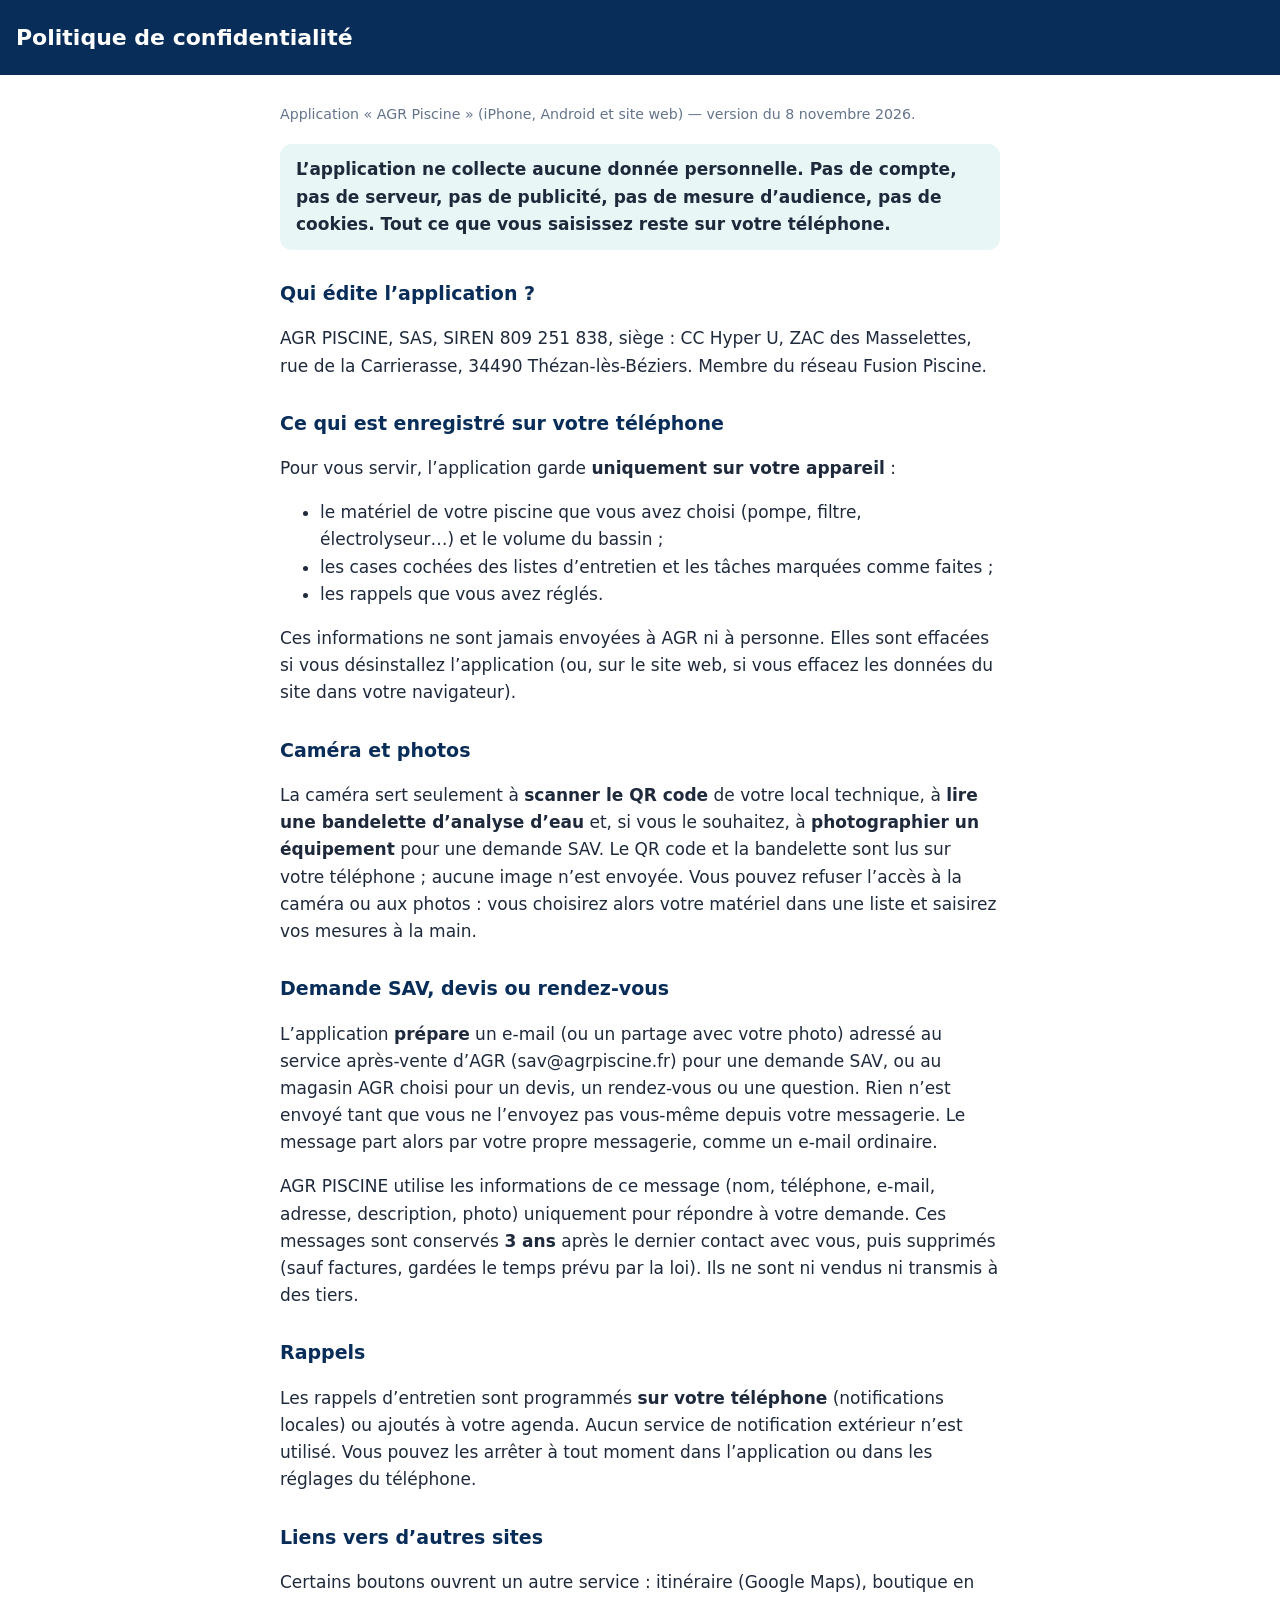
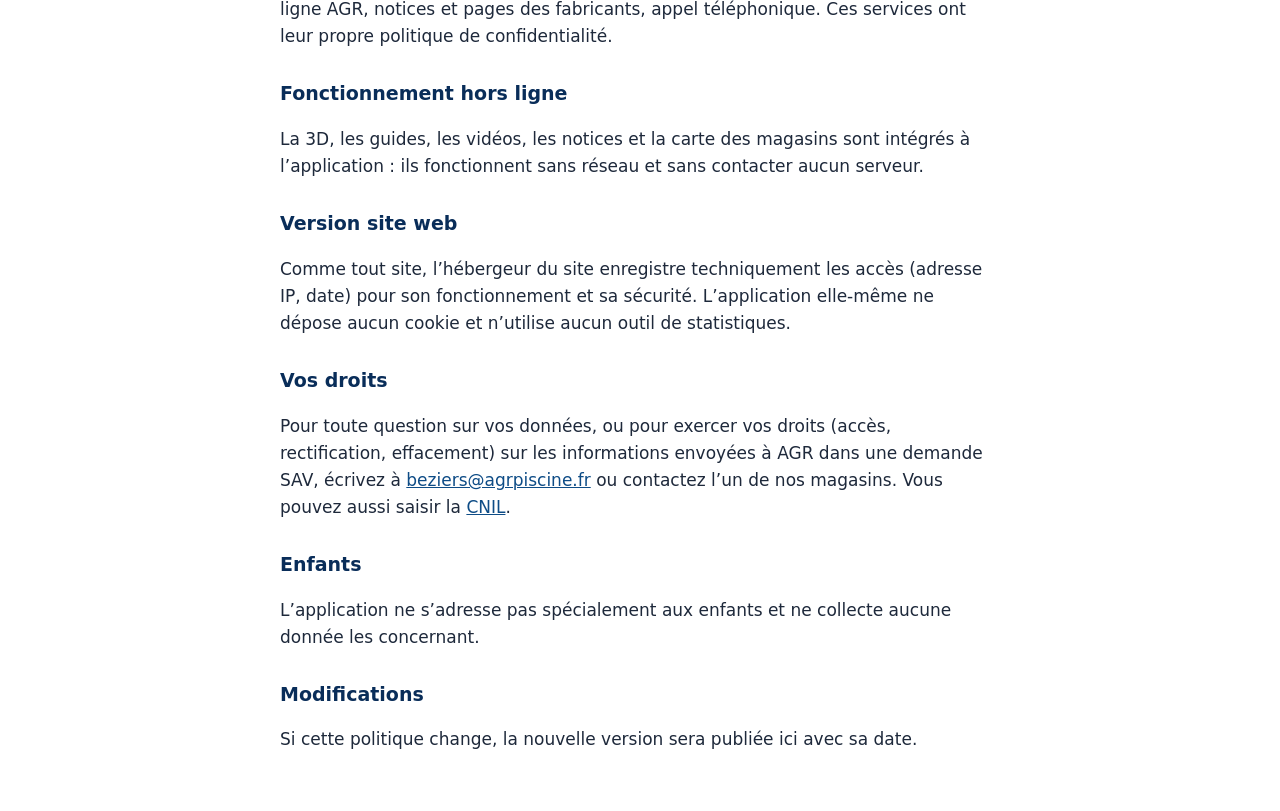
<file: index.html>
<!doctype html>
<html lang="fr">
  <head>
    <meta charset="UTF-8" />
    <meta name="viewport" content="width=device-width, initial-scale=1" />
    <title>Confidentialité — AGR Piscine</title>
    <meta name="description" content="Politique de confidentialité de l'application AGR Piscine : aucune donnée personnelle collectée." />
    <style>
      body { margin: 0; font: 17px/1.6 system-ui, -apple-system, 'Segoe UI', Roboto, sans-serif; color: #1e293b; background: #fff; }
      header { background: #092d59; color: #fff; padding: 20px 16px; }
      header h1 { margin: 0; font-size: 22px; }
      main { max-width: 720px; margin: 0 auto; padding: 8px 16px 40px; }
      h2 { color: #092d59; font-size: 19px; margin: 28px 0 6px; }
      .resume { background: #e8f6f5; border-radius: 12px; padding: 12px 16px; font-weight: 600; }
      .a-completer { background: #fef3c7; color: #78350f; padding: 0 4px; border-radius: 4px; }
      a { color: #0e4c86; }
      small { color: #64748b; }
    </style>
  </head>
  <body>
    <header><h1>Politique de confidentialité</h1></header>
    <main id="politique">
      <p><small>Application « AGR Piscine » (iPhone, Android et site web) — version du 8 novembre 2026.</small></p>

      <p class="resume">L’application ne collecte aucune donnée personnelle. Pas de compte, pas de serveur, pas de publicité, pas de mesure d’audience, pas de cookies. Tout ce que vous saisissez reste sur votre téléphone.</p>

      <h2>Qui édite l’application ?</h2>
      <p>AGR PISCINE, SAS, SIREN 809 251 838, siège : CC Hyper U, ZAC des Masselettes, rue de la Carrierasse, 34490 Thézan-lès-Béziers. Membre du réseau Fusion Piscine.</p>

      <h2>Ce qui est enregistré sur votre téléphone</h2>
      <p>Pour vous servir, l’application garde <strong>uniquement sur votre appareil</strong> :</p>
      <ul>
        <li>le matériel de votre piscine que vous avez choisi (pompe, filtre, électrolyseur…) et le volume du bassin ;</li>
        <li>les cases cochées des listes d’entretien et les tâches marquées comme faites ;</li>
        <li>les rappels que vous avez réglés.</li>
      </ul>
      <p>Ces informations ne sont jamais envoyées à AGR ni à personne. Elles sont effacées si vous désinstallez l’application (ou, sur le site web, si vous effacez les données du site dans votre navigateur).</p>

      <h2>Caméra et photos</h2>
      <p>La caméra sert seulement à <strong>scanner le QR code</strong> de votre local technique, à <strong>lire une bandelette d’analyse d’eau</strong> et, si vous le souhaitez, à <strong>photographier un équipement</strong> pour une demande SAV. Le QR code et la bandelette sont lus sur votre téléphone ; aucune image n’est envoyée. Vous pouvez refuser l’accès à la caméra ou aux photos : vous choisirez alors votre matériel dans une liste et saisirez vos mesures à la main.</p>

      <h2>Demande SAV, devis ou rendez-vous</h2>
      <p>L’application <strong>prépare</strong> un e-mail (ou un partage avec votre photo) adressé au service après-vente d’AGR (sav@agrpiscine.fr) pour une demande SAV, ou au magasin AGR choisi pour un devis, un rendez-vous ou une question. Rien n’est envoyé tant que vous ne l’envoyez pas vous-même depuis votre messagerie. Le message part alors par votre propre messagerie, comme un e-mail ordinaire.</p>
      <p>AGR PISCINE utilise les informations de ce message (nom, téléphone, e-mail, adresse, description, photo) uniquement pour répondre à votre demande. Ces messages sont conservés <strong>3 ans</strong> après le dernier contact avec vous, puis supprimés (sauf factures, gardées le temps prévu par la loi). Ils ne sont ni vendus ni transmis à des tiers.</p>

      <h2>Rappels</h2>
      <p>Les rappels d’entretien sont programmés <strong>sur votre téléphone</strong> (notifications locales) ou ajoutés à votre agenda. Aucun service de notification extérieur n’est utilisé. Vous pouvez les arrêter à tout moment dans l’application ou dans les réglages du téléphone.</p>

      <h2>Liens vers d’autres sites</h2>
      <p>Certains boutons ouvrent un autre service : itinéraire (Google Maps), boutique en ligne AGR, notices et pages des fabricants, appel téléphonique. Ces services ont leur propre politique de confidentialité.</p>

      <h2>Fonctionnement hors ligne</h2>
      <p>La 3D, les guides, les vidéos, les notices et la carte des magasins sont intégrés à l’application : ils fonctionnent sans réseau et sans contacter aucun serveur.</p>

      <h2>Version site web</h2>
      <p>Comme tout site, l’hébergeur du site enregistre techniquement les accès (adresse IP, date) pour son fonctionnement et sa sécurité. L’application elle-même ne dépose aucun cookie et n’utilise aucun outil de statistiques.</p>

      <h2>Vos droits</h2>
      <p>Pour toute question sur vos données, ou pour exercer vos droits (accès, rectification, effacement) sur les informations envoyées à AGR dans une demande SAV, écrivez à <a href="mailto:beziers@agrpiscine.fr">beziers@agrpiscine.fr</a> ou contactez l’un de nos magasins. Vous pouvez aussi saisir la <a href="https://www.cnil.fr/fr/plaintes" target="_blank" rel="noreferrer">CNIL</a>.</p>

      <h2>Enfants</h2>
      <p>L’application ne s’adresse pas spécialement aux enfants et ne collecte aucune donnée les concernant.</p>

      <h2>Modifications</h2>
      <p>Si cette politique change, la nouvelle version sera publiée ici avec sa date.</p>
    </main>
  </body>
</html>
</file>
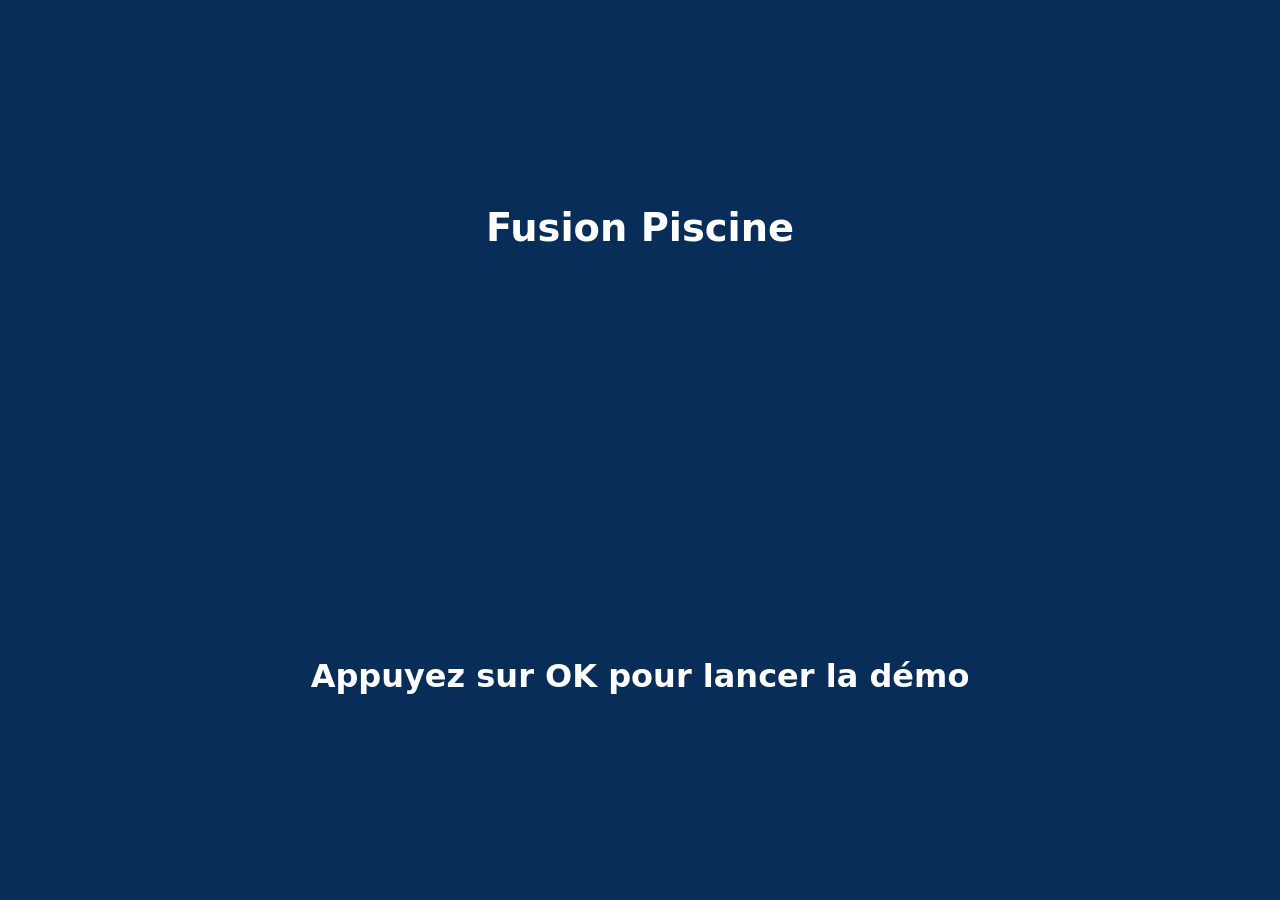
<file: demo/index.html>
<!doctype html>
<html lang="fr">
<head>
<meta charset="utf-8">
<meta name="viewport" content="width=device-width, initial-scale=1">
<title>Fusion Piscine – Démo</title>
<style>
  html, body { margin: 0; height: 100%; background: #000; overflow: hidden; cursor: none; }
  video { position: fixed; inset: 0; width: 100%; height: 100%; object-fit: contain; background: #000; }
  #lancer { position: fixed; inset: 0; display: none; place-items: center; background: #092D59; color: #fff;
    font: 600 clamp(20px, 3vw, 44px)/1.3 system-ui, sans-serif; text-align: center; border: 0; width: 100%; cursor: none; }
</style>
</head>
<body>
<video id="film" src="demo.mp4" autoplay muted loop playsinline preload="auto"></video>
<button id="lancer">Fusion Piscine<br><small>Appuyez sur OK pour lancer la démo</small></button>
<script>
  // Démo de salon : un film qui tourne en boucle, sans rien toucher (télévision).
  var v = document.getElementById('film'), b = document.getElementById('lancer')
  function jouer() { var p = v.play(); if (p && p.catch) p.catch(function () { b.style.display = 'grid' }) }
  function lancer() {
    b.style.display = 'none'; v.muted = true; jouer()
    var e = document.documentElement, f = e.requestFullscreen || e.webkitRequestFullscreen
    if (f) try { f.call(e) } catch (x) {}
  }
  b.addEventListener('click', lancer)
  document.addEventListener('keydown', function (e) { if (e.key === 'Enter' || e.keyCode === 13) lancer() })
  // certains navigateurs de télévision ignorent « loop » : on relance à la fin
  v.addEventListener('ended', function () { v.currentTime = 0; jouer() })
  // coupure réseau ou blocage : on recharge la vidéo
  v.addEventListener('error', function () { setTimeout(function () { v.load(); jouer() }, 3000) })
  setTimeout(jouer, 500)
  // garder l'écran allumé si possible
  if (navigator.wakeLock) navigator.wakeLock.request('screen').catch(function () {})
</script>
</body>
</html>
</file>
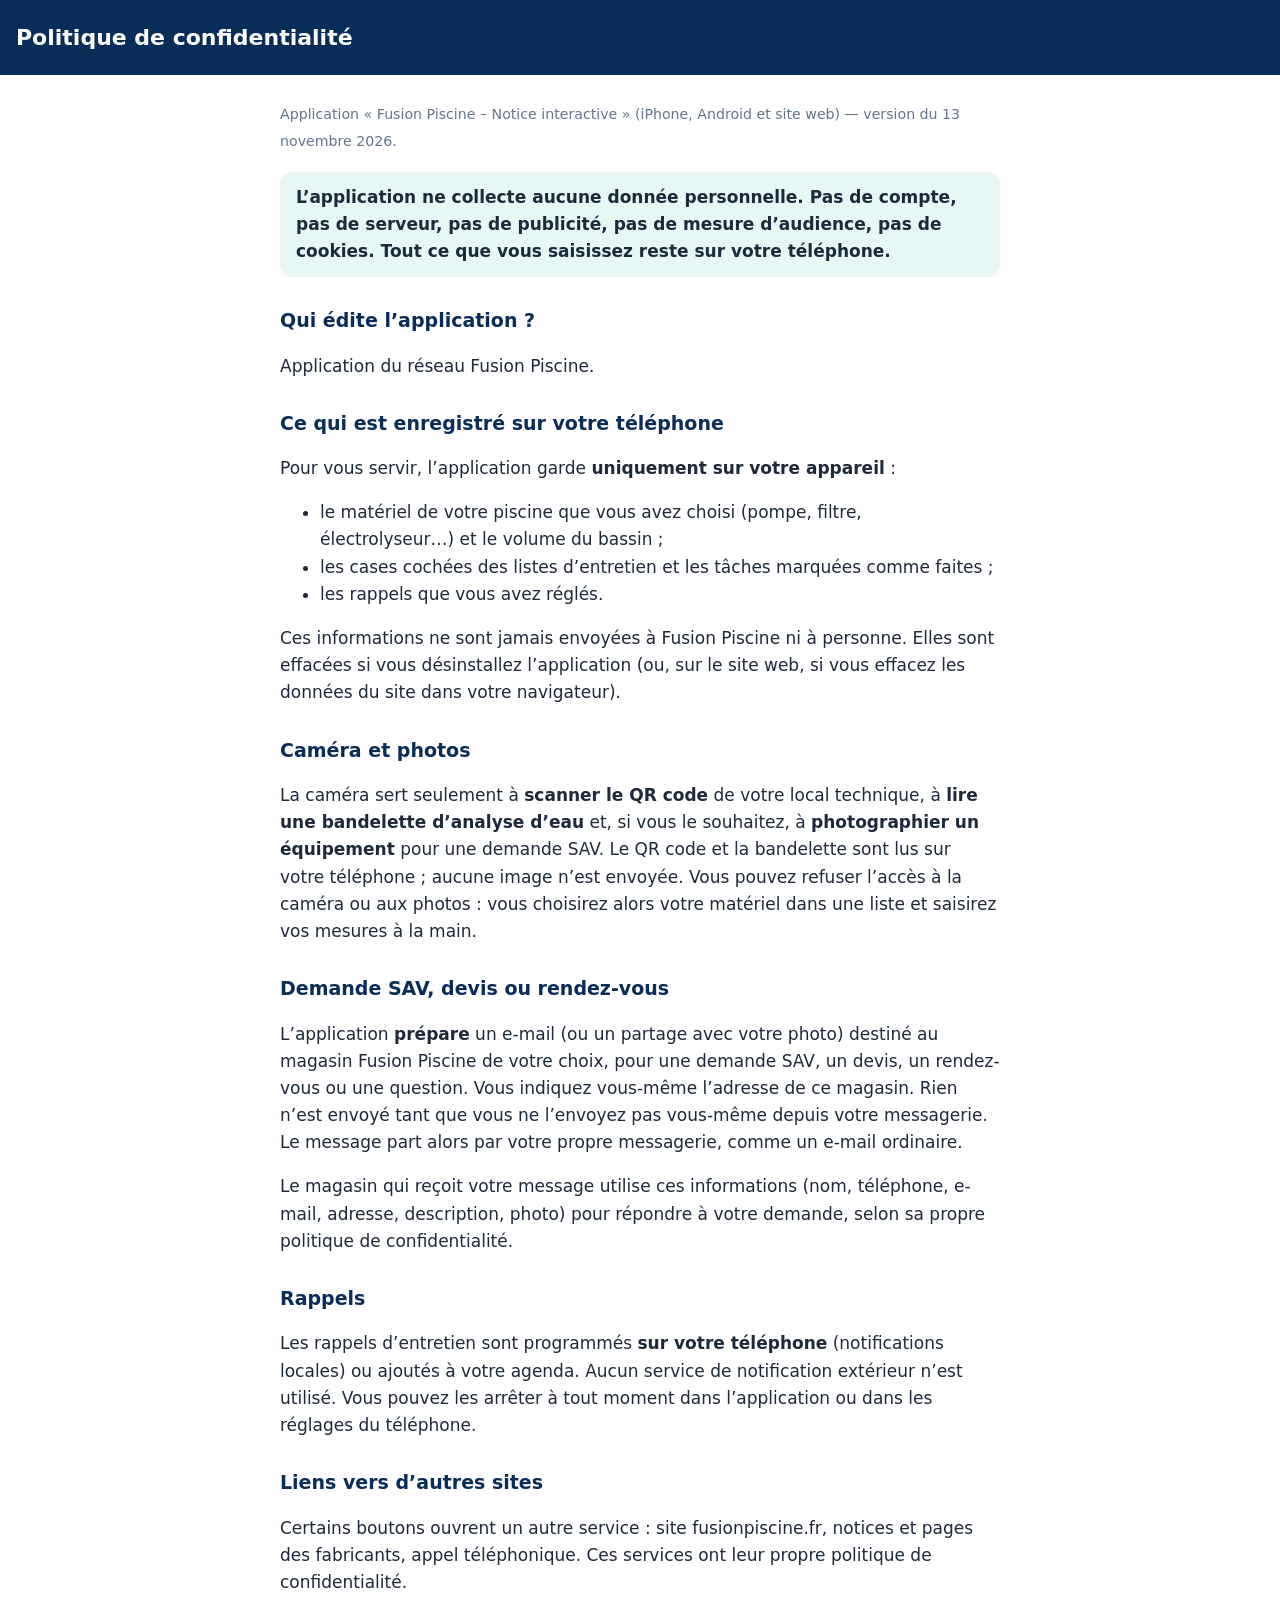
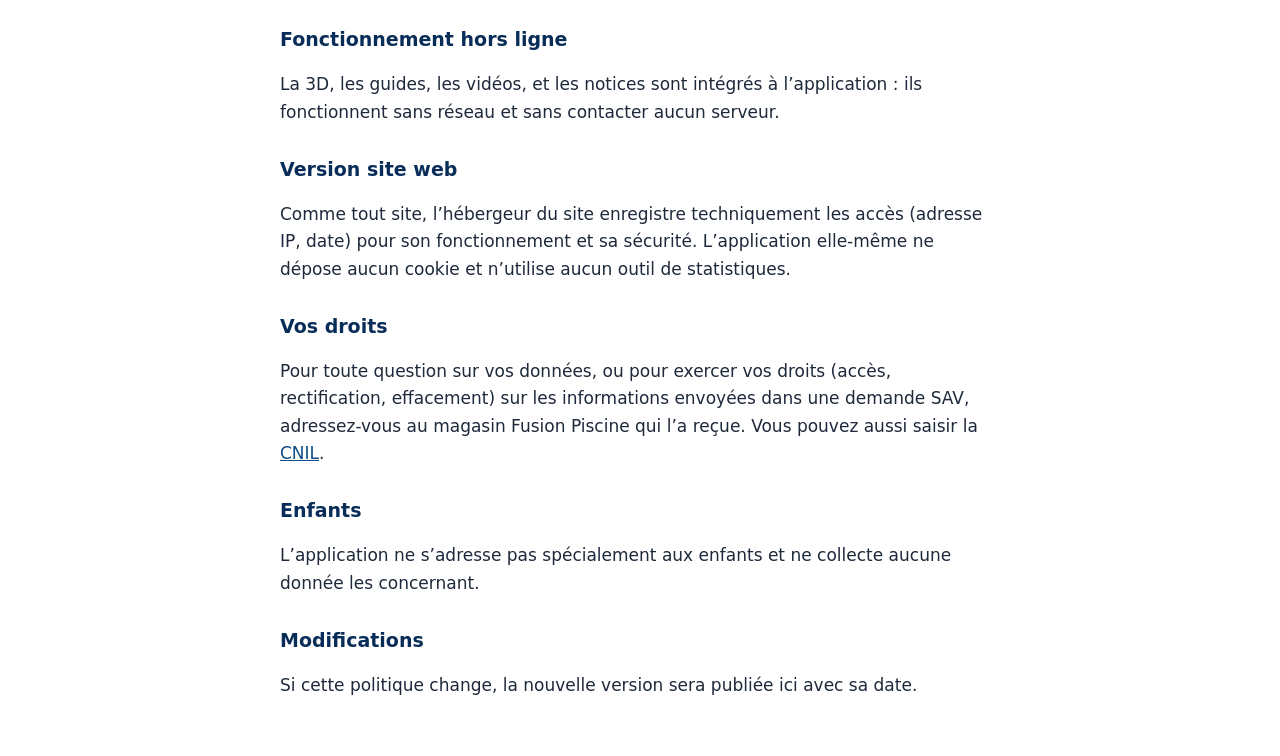
<file: demo-3d/confidentialite.html>
<!doctype html>
<html lang="fr">
  <head>
    <meta charset="UTF-8" />
    <meta name="viewport" content="width=device-width, initial-scale=1" />
    <title>Confidentialité — Fusion Piscine</title>
    <meta name="description" content="Politique de confidentialité de l'application Fusion Piscine – Notice interactive : aucune donnée personnelle collectée." />
    <style>
      body { margin: 0; font: 17px/1.6 system-ui, -apple-system, 'Segoe UI', Roboto, sans-serif; color: #1e293b; background: #fff; }
      header { background: #092d59; color: #fff; padding: 20px 16px; }
      header h1 { margin: 0; font-size: 22px; }
      main { max-width: 720px; margin: 0 auto; padding: 8px 16px 40px; }
      h2 { color: #092d59; font-size: 19px; margin: 28px 0 6px; }
      .resume { background: #e8f6f5; border-radius: 12px; padding: 12px 16px; font-weight: 600; }
      .a-completer { background: #fef3c7; color: #78350f; padding: 0 4px; border-radius: 4px; }
      a { color: #0e4c86; }
      small { color: #64748b; }
    </style>
  </head>
  <body>
    <header><h1>Politique de confidentialité</h1></header>
    <main id="politique">
      <p><small>Application « Fusion Piscine – Notice interactive » (iPhone, Android et site web) — version du 13 novembre 2026.</small></p>

      <p class="resume">L’application ne collecte aucune donnée personnelle. Pas de compte, pas de serveur, pas de publicité, pas de mesure d’audience, pas de cookies. Tout ce que vous saisissez reste sur votre téléphone.</p>

      <h2>Qui édite l’application ?</h2>
      <p>Application du réseau Fusion Piscine.</p>

      <h2>Ce qui est enregistré sur votre téléphone</h2>
      <p>Pour vous servir, l’application garde <strong>uniquement sur votre appareil</strong> :</p>
      <ul>
        <li>le matériel de votre piscine que vous avez choisi (pompe, filtre, électrolyseur…) et le volume du bassin ;</li>
        <li>les cases cochées des listes d’entretien et les tâches marquées comme faites ;</li>
        <li>les rappels que vous avez réglés.</li>
      </ul>
      <p>Ces informations ne sont jamais envoyées à Fusion Piscine ni à personne. Elles sont effacées si vous désinstallez l’application (ou, sur le site web, si vous effacez les données du site dans votre navigateur).</p>

      <h2>Caméra et photos</h2>
      <p>La caméra sert seulement à <strong>scanner le QR code</strong> de votre local technique, à <strong>lire une bandelette d’analyse d’eau</strong> et, si vous le souhaitez, à <strong>photographier un équipement</strong> pour une demande SAV. Le QR code et la bandelette sont lus sur votre téléphone ; aucune image n’est envoyée. Vous pouvez refuser l’accès à la caméra ou aux photos : vous choisirez alors votre matériel dans une liste et saisirez vos mesures à la main.</p>

      <h2>Demande SAV, devis ou rendez-vous</h2>
      <p>L’application <strong>prépare</strong> un e-mail (ou un partage avec votre photo) destiné au magasin Fusion Piscine de votre choix, pour une demande SAV, un devis, un rendez-vous ou une question. Vous indiquez vous-même l’adresse de ce magasin. Rien n’est envoyé tant que vous ne l’envoyez pas vous-même depuis votre messagerie. Le message part alors par votre propre messagerie, comme un e-mail ordinaire.</p>
      <p>Le magasin qui reçoit votre message utilise ces informations (nom, téléphone, e-mail, adresse, description, photo) pour répondre à votre demande, selon sa propre politique de confidentialité.</p>

      <h2>Rappels</h2>
      <p>Les rappels d’entretien sont programmés <strong>sur votre téléphone</strong> (notifications locales) ou ajoutés à votre agenda. Aucun service de notification extérieur n’est utilisé. Vous pouvez les arrêter à tout moment dans l’application ou dans les réglages du téléphone.</p>

      <h2>Liens vers d’autres sites</h2>
      <p>Certains boutons ouvrent un autre service : site fusionpiscine.fr, notices et pages des fabricants, appel téléphonique. Ces services ont leur propre politique de confidentialité.</p>

      <h2>Fonctionnement hors ligne</h2>
      <p>La 3D, les guides, les vidéos, et les notices sont intégrés à l’application : ils fonctionnent sans réseau et sans contacter aucun serveur.</p>

      <h2>Version site web</h2>
      <p>Comme tout site, l’hébergeur du site enregistre techniquement les accès (adresse IP, date) pour son fonctionnement et sa sécurité. L’application elle-même ne dépose aucun cookie et n’utilise aucun outil de statistiques.</p>

      <h2>Vos droits</h2>
      <p>Pour toute question sur vos données, ou pour exercer vos droits (accès, rectification, effacement) sur les informations envoyées dans une demande SAV, adressez-vous au magasin Fusion Piscine qui l’a reçue. Vous pouvez aussi saisir la <a href="https://www.cnil.fr/fr/plaintes" target="_blank" rel="noreferrer">CNIL</a>.</p>

      <h2>Enfants</h2>
      <p>L’application ne s’adresse pas spécialement aux enfants et ne collecte aucune donnée les concernant.</p>

      <h2>Modifications</h2>
      <p>Si cette politique change, la nouvelle version sera publiée ici avec sa date.</p>
    </main>
  </body>
</html>
</file>
